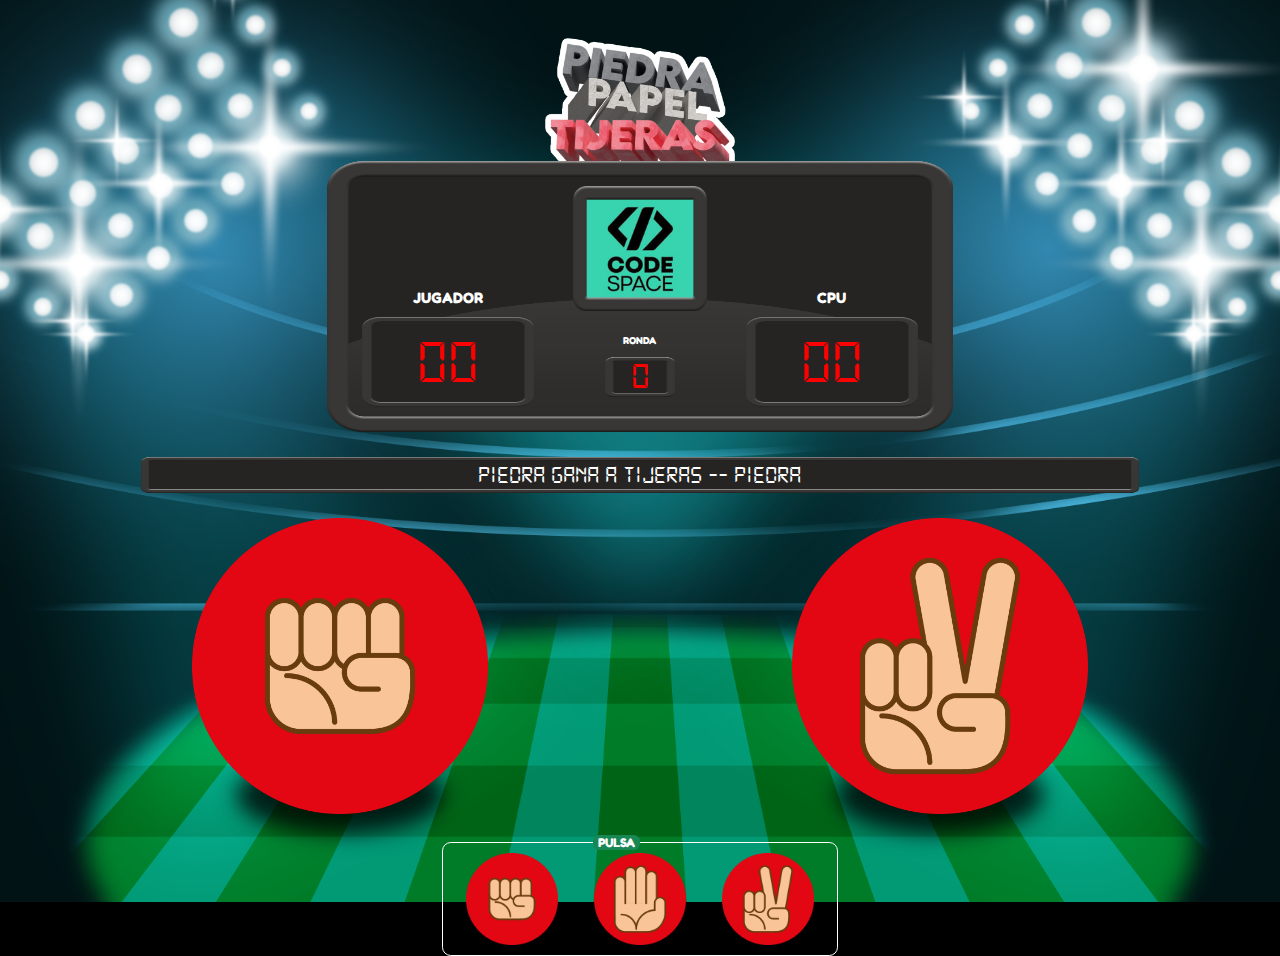
<file: piedra-papel-tijera/index (3).html>
<!DOCTYPE html>
<html lang="en">
  <head>
    <meta charset="UTF-8" />
    <meta http-equiv="X-UA-Compatible" content="IE=edge" />
    <meta name="viewport" content="width=device-width, initial-scale=1.0" />
    <title>Piedra Papel Tijeras</title>
    <link rel="preconnect" href="https://fonts.googleapis.com" />
    <link rel="preconnect" href="https://fonts.gstatic.com" crossorigin />
    <link
      href="https://fonts.googleapis.com/css2?family=Fredoka&family=Rubik&display=swap"
      rel="stylesheet"
    />
    <link rel="stylesheet" href="css/style.css" />
  </head>
  <body>
    <img
      class="logo"
      src="img/logo.png"
      alt="Logotipo de Piedra Papel Tijeras"
    />
    <section class="scoreboard">
      <div class="row top">
        <span>Jugador</span>
        <span><img src="img/code-logo.png" alt="CODE logo" /></span>
        <span>cpu</span>
      </div>
      <div class="row bottom">
        <div>00</div>
        <div>
          <span>RONDA</span>
          <div class="round">0</div>
        </div>
        <div>00</div>
      </div>
    </section>
    <section class="display">Piedra gana a tijeras -- piedra</section>
    <section class="results">
    <div><img src="img/big-rock.png" alt="" />
      <div></div>
    </div>
      <div><img src="img/big-scissors.png" alt="" />
      <div></div>
    </div>
    </section>
    <section class="play">
      <span>PULSA</span>
      <div><img src="img/small-rock.png" alt="" /></div>
      <div><img src="img/small-paper.png" alt="" /></div>
      <div><img src="img/small-scissors.png" alt="" /></div>
    </section>
    <script src="js/app.js"></script>
  </body>
</html>
</file>
<file: piedra-papel-tijera/css/style.css>
@font-face {
  font-family: "ds-digit";
  src: url("../fonts/DS-DIGI.TTF");
}
/*reset estilos navegador*/
* {
  box-sizing: border-box;
  margin: 0;
  padding: 0;
  border: 0;
  padding: 0;
  margin: 0;
  outline: 0;
  -webkit-box-sizing: inherit;
          box-sizing: inherit;
}
/*pseudoselector elemento HTML*/
:root {
  font-size: 0.785rem;
  font-family: "Rubik", sans-serif;
  --blue: #0d6efd;
  --indigo: #6610f2;
  --purple: #6f42c1;
  --pink: #d63384;
  --red: #dc3545;
  --orange: #fd7e14;
  --yellow: #ffc107;
  --green: #198754;
  --teal: #20c997;
  --cyan: #0dcaf0;
  --gray-500: #adb5bd;
  --black: #000;
}
body {
  width: 100%;
  height: 100vh;
  background-color: var(--black);
  background-image: url("../img/stadium-bg.png");
  background-position: center center;
  background-size: cover;
  background-repeat: no-repeat;
  text-align: center;
  color: white;
  font-family: "Fredoka", sans-serif;
}
/* .logo {
  width: 60%;
  height: 5vh;
  margin: 5% auto;
} */
img.logo {
  max-width: 190px;
  height: auto;
  margin-top: 3em;
}

.scoreboard {
  width: 45%;
  /* height: 15vh; */
  margin: -15px auto 0;
  position: relative;
  z-index: 100;
  /* max-height: 400px; */
  background-image: url("../img/scoreboard-bg.png");
  background-position: center center;
  background-size: 100% 100%;
  padding: 2em;
  font-weight: bold;
}
.row.top {
  text-transform: uppercase;
  display: flex;
  justify-content: space-around;
  align-items: flex-end;
  font-size: 1.2rem;
}
.row.top span:first-child,
.row.top span:last-child {
  margin-bottom: 10px;
}
.row.top span {
  width: 33.3%;
  text-align: center;
  margin-bottom: 0.1em;
}
.row.top img {
  max-width: 70%;
}
.row.bottom {
  display: flex;
  justify-content: space-around;
}
.row.bottom div {
  width: 30%;
  height: 90px;
  font-family: "ds-digit";
  color: #FE0000;
  display: flex;
  justify-content: center;
  align-items: center;
  font-size: 5rem;
  font-weight: lighter;
  /* border: 1px solid red; */
}
.row.bottom div:first-child,
.row.bottom div:last-child {
  background-image: url("../img/big-box.png");
  background-position: center center;
  background-size: 100% 100%;
}
.row.bottom div:nth-child(2) {
  display: block;
  /* flex-direction: column; */
}
.row.bottom div:nth-child(2) span {
  margin-top: 1.7em;
  margin-bottom: 0.5em;
  display: block;
  font-size: 0.8rem;
  font-weight: bold;
  color: white;
  font-family: "Fredoka", "sans-serif";
  /* height: 50%; */
}
.row.bottom div.round {
  background-image: url("../img/small-box.png");
  background-position: center center;
  background-size: 100% 100%;
  width: 40%;
  margin: 0.3em auto;
  height: 40px !important;
  font-size: 3rem;
}
.display {
  width: 78%;
  min-height: 4vh;
  margin: 1em auto;
  max-height: 200px;
  background-image: url("../img/display.png");
  background-position: center center;
  background-size: 100% 100%;
  font-family: "ds-digit";
  font-size: 2rem;
  display: flex;
  align-items: center;
  justify-content: center;
}
.results {
  width: 70%;
  margin: 0 auto;
  display: flex;
  justify-content: space-between;
  align-items: center;
}
.results div {
  width: 33%;
  text-align: center;
  /* box-shadow: 0px 20px 10px 10px rgba(0, 0, 0, 0.2); */
  position: relative;
}

.results div div {
  position: absolute;
  width: 40%;
  height: 40px;
  border-radius: 50%;
  bottom: -1px;
  left: 30%;
  transform: scale(1, 0.6);
  /* background-color: rgba(0, 0, 0, 0.4); */
  box-shadow: 0px -5px 27px 45px rgba(0, 0, 0, 0.8);
}
.results div img {
  position: relative;
  width: 100%;
  height: auto;
  z-index: 100;
}
.play {
  position: relative;
  width: 30%;
  margin: 2em auto;
  padding: .4em;
  border: 1px solid white;
  border-radius: 0.7rem;
  display: flex;
  justify-content: space-around;
}
.play div {
  width: 30%;
  padding: .4em;
  display: flex;
  align-items: center;
  justify-content: center;
}
.play div img {
  width: 80%;
  height: auto;
}
.play span {
  display: inline-block;
  position: absolute;
  left: 38%;
  top: -8px;
  border-left: 5px solid transparent;
  border-right: 5px solid transparent;
  border-radius: .5rem;
  background-color: var(--green);
  font-weight: bold;
}
</file>
